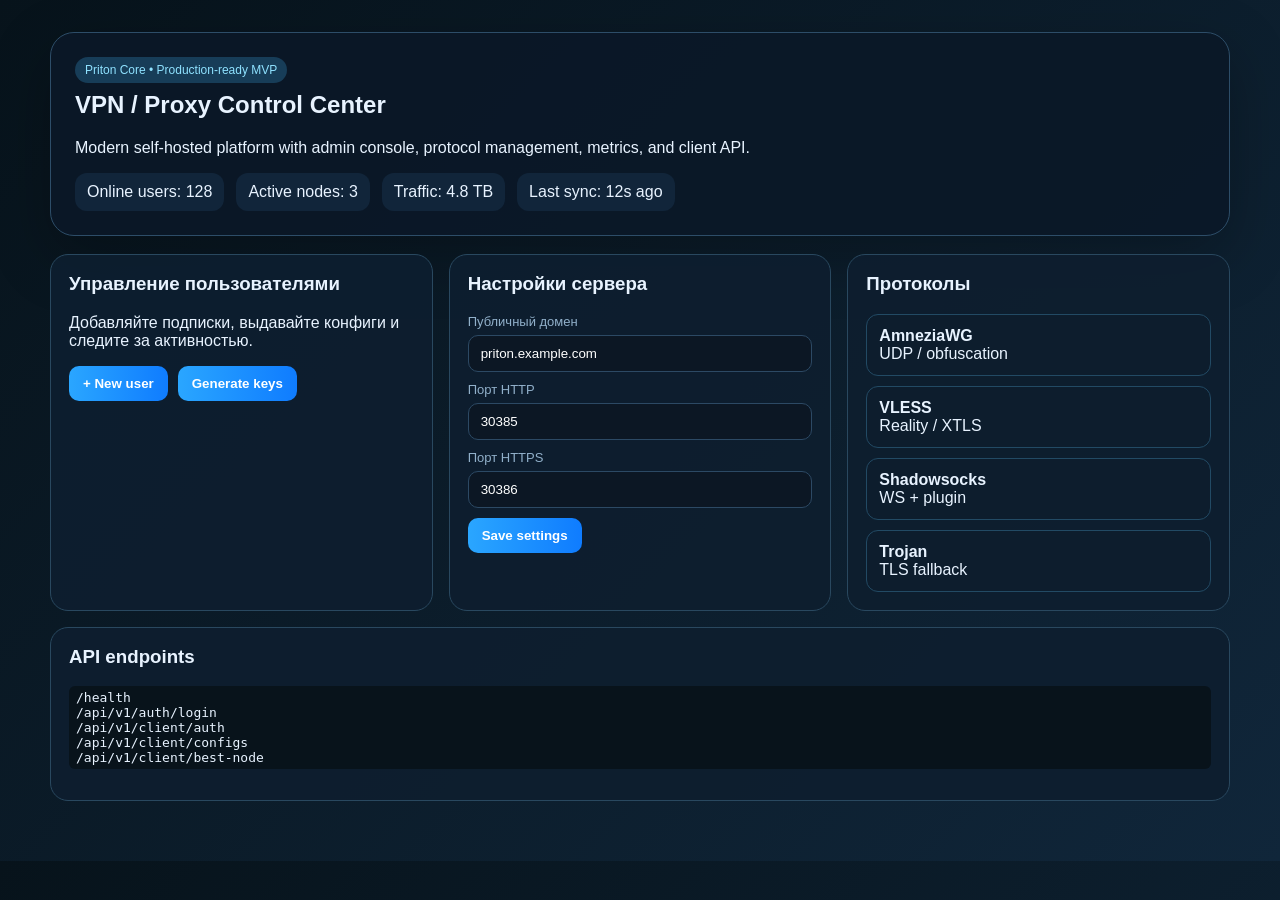
<file: backend/web/index.html>
<!doctype html>
<html lang="ru">
  <head>
    <meta charset="utf-8" />
    <meta name="viewport" content="width=device-width, initial-scale=1" />
    <title>Priton Core — Admin Console</title>
    <style>
      :root { color-scheme: dark; }
      body { margin: 0; font-family: Inter, Arial, sans-serif; background: linear-gradient(135deg, #07131b, #10263a); color: #e8f3ff; }
      .wrap { max-width: 1180px; margin: 0 auto; padding: 32px 20px 60px; }
      .hero { background: rgba(10,24,39,0.9); border: 1px solid #2d4d68; border-radius: 24px; padding: 24px; box-shadow: 0 20px 60px rgba(0,0,0,.25); }
      h1, h2, h3 { margin-top: 0; }
      .grid { display: grid; gap: 16px; grid-template-columns: repeat(auto-fit, minmax(240px, 1fr)); margin-top: 18px; }
      .card { background: rgba(13,30,47,0.95); border: 1px solid #29485f; border-radius: 18px; padding: 18px; }
      .pill { display: inline-block; padding: 6px 10px; border-radius: 999px; background: #173d58; color: #8fe2ff; font-size: 12px; margin-bottom: 8px; }
      code, pre { background: #08131b; padding: 4px 7px; border-radius: 6px; }
      .stats { display: flex; gap: 12px; flex-wrap: wrap; margin-top: 12px; }
      .stat { background: #11253a; padding: 10px 12px; border-radius: 12px; }
      .controls { display: flex; flex-wrap: wrap; gap: 10px; margin-top: 14px; }
      button { border: 0; border-radius: 10px; padding: 10px 14px; background: linear-gradient(90deg, #2aa6ff, #0f7cff); color: white; cursor: pointer; font-weight: 600; }
      label { display: block; margin-bottom: 6px; font-size: 13px; color: #91b0ca; }
      input, select { width: 100%; padding: 10px 12px; border-radius: 10px; border: 1px solid #2c4964; background: #0c1724; color: white; box-sizing: border-box; margin-bottom: 10px; }
      .protocol-list { display: grid; gap: 10px; grid-template-columns: repeat(auto-fit, minmax(180px, 1fr)); margin-top: 14px; }
      .protocol-item { background: #0d1d2d; border: 1px solid #224a64; padding: 12px; border-radius: 12px; }
    </style>
  </head>
  <body>
    <div class="wrap">
      <section class="hero">
        <div class="pill">Priton Core • Production-ready MVP</div>
        <h1>VPN / Proxy Control Center</h1>
        <p>Modern self-hosted platform with admin console, protocol management, metrics, and client API.</p>
        <div class="stats">
          <div class="stat">Online users: 128</div>
          <div class="stat">Active nodes: 3</div>
          <div class="stat">Traffic: 4.8 TB</div>
          <div class="stat">Last sync: 12s ago</div>
        </div>
      </section>

      <div class="grid">
        <div class="card">
          <h3>Управление пользователями</h3>
          <p>Добавляйте подписки, выдавайте конфиги и следите за активностью.</p>
          <div class="controls">
            <button>+ New user</button>
            <button>Generate keys</button>
          </div>
        </div>
        <div class="card">
          <h3>Настройки сервера</h3>
          <label>Публичный домен</label>
          <input value="priton.example.com" />
          <label>Порт HTTP</label>
          <input value="30385" />
          <label>Порт HTTPS</label>
          <input value="30386" />
          <button>Save settings</button>
        </div>
        <div class="card">
          <h3>Протоколы</h3>
          <div class="protocol-list">
            <div class="protocol-item"><strong>AmneziaWG</strong><br/>UDP / obfuscation</div>
            <div class="protocol-item"><strong>VLESS</strong><br/>Reality / XTLS</div>
            <div class="protocol-item"><strong>Shadowsocks</strong><br/>WS + plugin</div>
            <div class="protocol-item"><strong>Trojan</strong><br/>TLS fallback</div>
          </div>
        </div>
      </div>

      <div class="card" style="margin-top:16px;">
        <h3>API endpoints</h3>
        <pre>/health
/api/v1/auth/login
/api/v1/client/auth
/api/v1/client/configs
/api/v1/client/best-node</pre>
      </div>
    </div>
  </body>
</html>
</file>
